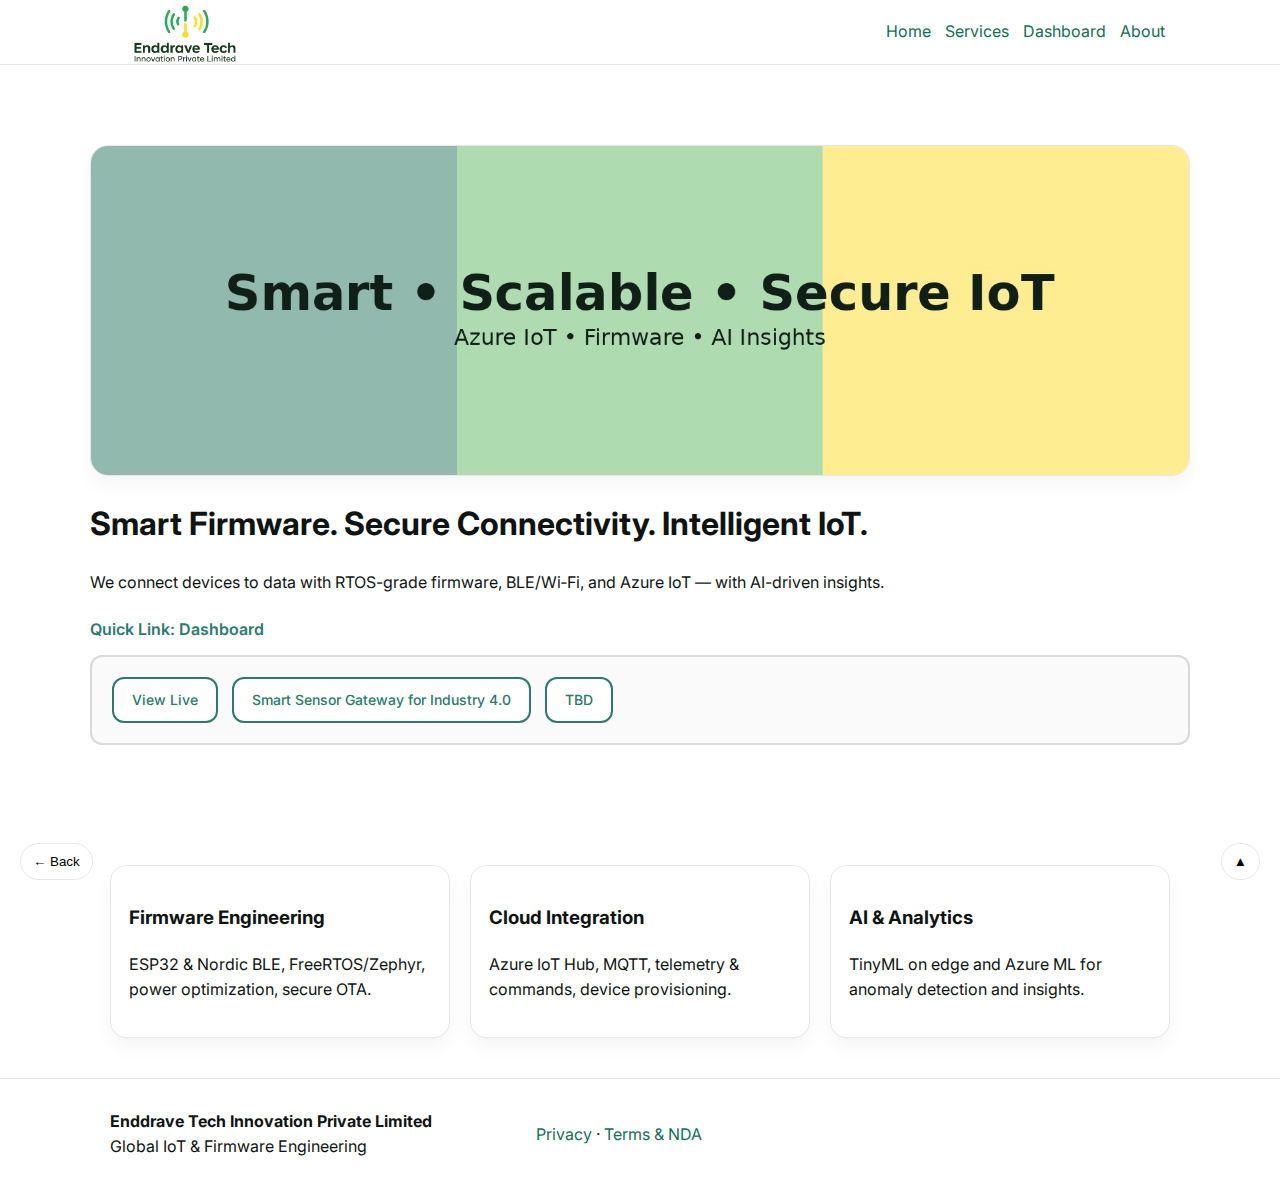
<file: index.html>
<!DOCTYPE html><html lang='en'><head>
<meta charset="utf-8" />
<meta name="viewport" content="width=device-width, initial-scale=1" />
<title>Enddrave Tech</title>
<meta name="description" content="Enddrave Tech — IoT Firmware, BLE/Wi‑Fi Connectivity, RTOS & Azure IoT with AI insights." />
<link rel="icon" href="favicon.ico" sizes="any">
<link rel="apple-touch-icon" href="assets/images/logo.png">
<link rel="preconnect" href="https://fonts.googleapis.com">
<link rel="preconnect" href="https://fonts.gstatic.com" crossorigin>
<link href="https://fonts.googleapis.com/css2?family=Inter:wght@400;500;600&family=Poppins:wght@600;700&display=swap" rel="stylesheet">
<link rel="stylesheet" href="assets/css/style.css" />
<script defer src="assets/js/main.js"></script>
</head>
<style>
/* Login nav button - matches green theme */
.login-nav-btn{
  display:inline-block;
  padding:8px 8px;
  border-radius:20px;
  border:2px solid #0d3229;
  color:#0d3229;
  font-weight:600;
  text-decoration:none;
  transition:all .18s ease;
}
.login-nav-btn:hover{
  background:#0d4a38;
  color:#ffffff;
}
@media (max-width:800px){
  .login-nav-btn{padding:6px 12px;font-size:14px;}
}
.dashboard-section {
  max-width: 1100px;
}

.section-title {
  color: #2b7a6d;
  font-weight: 600;
  margin-bottom: 12px;
}

.dashboard-box {
  border: 2px solid #d9d9d9;
  border-radius: 12px;
  padding: 20px;
  display: flex;
  flex-wrap: wrap;
  gap: 14px;
  background: #fafafa;
}

.dash-btn {
  padding: 10px 18px;
  border: 2px solid #2b7a6d;
  border-radius: 12px;
  background: #ffffff;
  color: #2b7a6d;
  text-decoration: none;
  font-size: 14px;
  font-weight: 500;
  transition: all 0.25s ease;
  white-space: nowrap;
}

.dash-btn:hover {
  background: #e6f3f0;
}

.dash-btn.active {
  background: #2b7a6d;
  color: #ffffff;
  border-color: #2b7a6d;
}
</style>  
<body>
<header class="site-header">
  <div class="container nav">
    <a class="brand" href=""><img src="assets/images/logo.png" alt="Enddrave Tech logo" /></a>
    <nav>
      <a href="">Home</a>
      <a href="services.html">Services</a>
      <a href="dashboard.html">Dashboard</a>
      <a href="about.html">About</a>
      <!-- <a href="contact.html">Contact</a> -->
      <!--<a href="javascript:void(0)" class="login-nav-btn" onclick="openUserTypeModal()">Login</a>-->
    </nav>
  </div>
</header>

<main>
  <section class="sub-hero">
    <div class="container">
      <img class="page-banner" src="assets/images/banner-home.jpg" alt="IoT banner">
      <h1>Smart Firmware. Secure Connectivity. Intelligent IoT.</h1>
      <p>We connect devices to data with RTOS-grade firmware, BLE/Wi‑Fi, and Azure IoT — with AI-driven insights.</p>
      <!--<div class="cta-row"><a class="btn primary" href="contact.html">Discuss Your Project</a>-->
      <section class="dashboard-section">
        <h4 class="section-title">Quick Link: Dashboard</h4>
        <div class="dashboard-box">
          <a href="dashboard.html" class="dash-btn">View Live</a>
          <a href="iotdashboard.html" class="dash-btn">Smart Sensor Gateway for Industry 4.0</a>
          <a href="#" class="dash-btn">TBD</a>
        </div>
      </section>
    </div>
  </section>
  <section class="features container">
    <div class="card"><h3>Firmware Engineering</h3><p>ESP32 & Nordic BLE, FreeRTOS/Zephyr, power optimization, secure OTA.</p></div>
    <div class="card"><h3>Cloud Integration</h3><p>Azure IoT Hub, MQTT, telemetry & commands, device provisioning.</p></div>
    <div class="card"><h3>AI & Analytics</h3><p>TinyML on edge and Azure ML for anomaly detection and insights.</p></div>
  </section>
</main>

<footer class="site-footer">
<div class="container footer-grid">
<div><strong>Enddrave Tech Innovation Private Limited</strong><br>Global IoT & Firmware Engineering</div>
<div><a href="privacy.html">Privacy</a> · <a href="terms.html">Terms & NDA</a></div>
<!-- <div><a href="mailto:admin@enddrave.com">admin@enddrave.com</a></div> -->
</div>
</footer>
<button class="back-btn" onclick="history.back()">← Back</button>
<button id="scrollTopBtn" aria-label="Scroll to top">▲</button>

<!-- USER-TYPE-MODAL-START -->
<style>
/* USER TYPE MODAL - Style A (modern blurred SaaS) */
#userTypeModal {
  display: none;
  position: fixed;
  inset: 0;
  background: rgba(0,0,0,0.45);
  backdrop-filter: blur(6px);
  z-index: 99999;
  align-items: center;
  justify-content: center;
  padding: 24px;
}
.user-modal-card {
  width: 420px;
  max-width: calc(100% - 48px);
  background: rgba(255,255,255,0.98);
  border-radius: 20px;
  padding: 34px;
  box-shadow: 0 24px 60px rgba(4,22,12,0.28);
  position: relative;
  text-align: center;
}
.user-modal-card h3 {
  margin: 0 0 18px 0;
  font-size: 22px;
  color: #073026;
  font-weight: 700;
}
.user-option {
  display:block;
  width:100%;
  padding:14px 18px;
  margin:14px 0;
  border-radius:12px;
  border:2px solid #0d3229;
  background: linear-gradient(180deg, rgba(255,255,255,1), rgba(250,250,250,1));
  color:#0d3229;
  font-weight:700;
  font-size:16px;
  cursor:pointer;
  transition: all .18s ease;
}
.user-option:hover {
  background: #0d3229;
  color: #fff;
  transform: translateY(-3px);
  box-shadow: 0 10px 30px rgba(13,50,41,0.12);
}
.user-close {
  position:absolute;
  top:10px;
  right:12px;
  background:transparent;
  border:none;
  font-size:20px;
  cursor:pointer;
  color:#435754;
}
@media (max-width:480px){
  .user-modal-card{padding:22px;border-radius:14px;}
  .user-option{padding:12px;font-size:15px;}
}
</style>

<div id="userTypeModal" aria-hidden="true">
  <div class="user-modal-card" role="dialog" aria-modal="true" aria-labelledby="userTypeTitle">
    <button class="user-close" aria-label="Close" onclick="closeUserTypeModal()">✕</button>
    <h3 id="userTypeTitle">Continue as</h3>
    <button class="user-option" onclick="goToUnified('client')">Client</button>
    <button class="user-option" onclick="goToUnified('employee')">Employee</button>
  </div>
</div>

<script>
function openUserTypeModal(){
  var m = document.getElementById('userTypeModal');
  if(m){ m.style.display='flex'; m.setAttribute('aria-hidden','false'); document.body.style.overflow='hidden'; }
}
function closeUserTypeModal(){
  var m = document.getElementById('userTypeModal');
  if(m){ m.style.display='none'; m.setAttribute('aria-hidden','true'); document.body.style.overflow=''; }
}
// outside click closes
document.addEventListener('click', function(e){
  var modal = document.getElementById('userTypeModal');
  if(!modal) return;
  if(modal.style.display==='flex'){
    var card = modal.querySelector('.user-modal-card');
    if(!card.contains(e.target) && !e.target.classList.contains('login-nav-btn')){
      closeUserTypeModal();
    }
  }
});
// redirect to unified login - pass role via query param
function goToUnified(role){
  closeUserTypeModal();
  var url = 'unified-login.html';
  if(role) url += '?role=' + encodeURIComponent(role);
  window.location.href = url;
}
</script>
<!-- USER-TYPE-MODAL-END -->

</body></html>
</file>
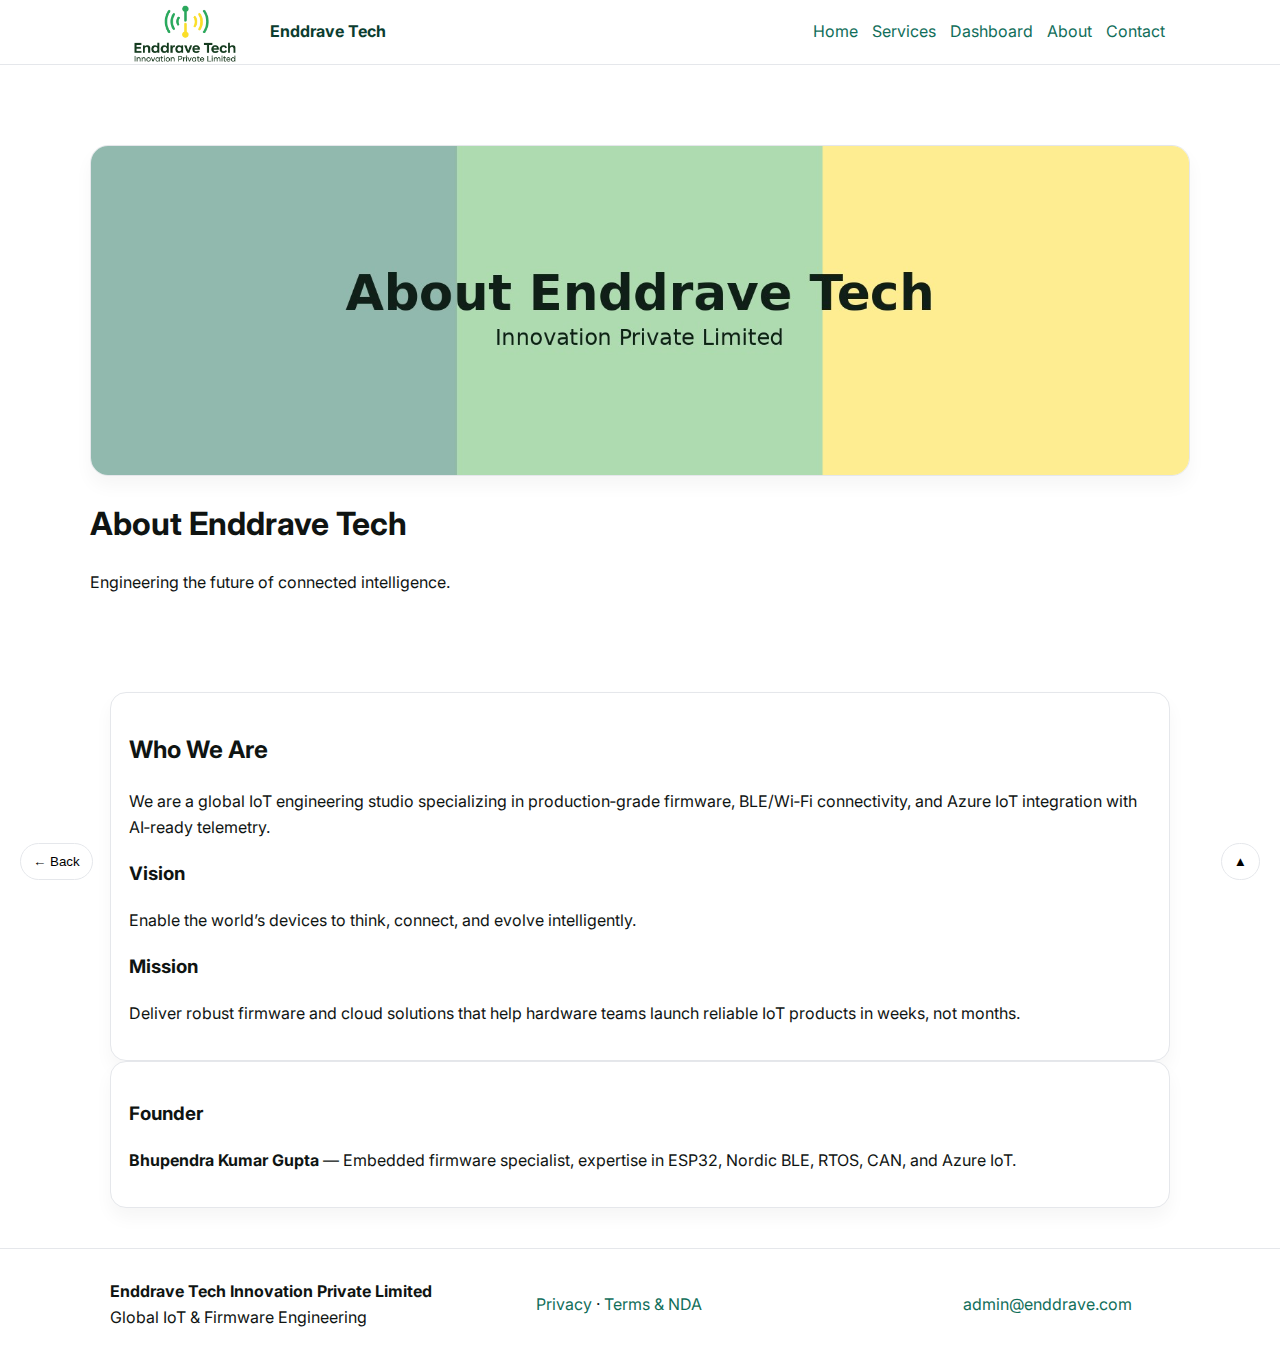
<file: about.html>
<!DOCTYPE html><html lang='en'><head>
<meta charset="utf-8" />
<meta name="viewport" content="width=device-width, initial-scale=1" />
<title>Enddrave Tech</title>
<meta name="description" content="Enddrave Tech — IoT Firmware, BLE/Wi‑Fi Connectivity, RTOS & Azure IoT with AI insights." />
<link rel="icon" href="favicon.ico" sizes="any">
<link rel="apple-touch-icon" href="/assets/images/logo.png">
<link rel="preconnect" href="https://fonts.googleapis.com">
<link rel="preconnect" href="https://fonts.gstatic.com" crossorigin>
<link href="https://fonts.googleapis.com/css2?family=Inter:wght@400;500;600&family=Poppins:wght@600;700&display=swap" rel="stylesheet">
<link rel="stylesheet" href="assets/css/style.css" />
<script defer src="assets/js/main.js"></script>
</head><body>
<header class="site-header">
  <div class="container nav">
    <a class="brand" href="/"><img src="assets/images/logo.png" alt="Enddrave Tech logo" /><span>Enddrave Tech</span></a>
    <nav>
      <a href="/">Home</a>
      <a href="services.html">Services</a>
      <a href="dashboard.html">Dashboard</a>
      <a href="about.html">About</a>
      <a href="contact.html">Contact</a>
    </nav>
  </div>
</header>

<main>
<section class="sub-hero">
 <div class="container">
   <img class="page-banner" src="assets/images/banner-about.jpg" alt="About">
   <h1>About Enddrave Tech</h1>
   <p>Engineering the future of connected intelligence.</p>
 </div>
</section>
<section class="container two-col">
<div class="card">
<h2>Who We Are</h2>
<p>We are a global IoT engineering studio specializing in production‑grade firmware, BLE/Wi‑Fi connectivity, and Azure IoT integration with AI‑ready telemetry.</p>
<h3>Vision</h3><p>Enable the world’s devices to think, connect, and evolve intelligently.</p>
<h3>Mission</h3><p>Deliver robust firmware and cloud solutions that help hardware teams launch reliable IoT products in weeks, not months.</p>
</div>
<div class="card"><h3>Founder</h3>
<p><strong>Bhupendra Kumar Gupta</strong> — Embedded firmware specialist, expertise in ESP32, Nordic BLE, RTOS, CAN, and Azure IoT.</p>
</div>
</section>
</main>

<footer class="site-footer">
<div class="container footer-grid">
<div><strong>Enddrave Tech Innovation Private Limited</strong><br>Global IoT & Firmware Engineering</div>
<div><a href="privacy.html">Privacy</a> · <a href="terms.html">Terms & NDA</a></div>
<div><a href="mailto:admin@enddrave.com">admin@enddrave.com</a></div>
</div>
</footer>
<button class="back-btn" onclick="history.back()">← Back</button>
<button id="scrollTopBtn" aria-label="Scroll to top">▲</button>
</body></html>
</file>
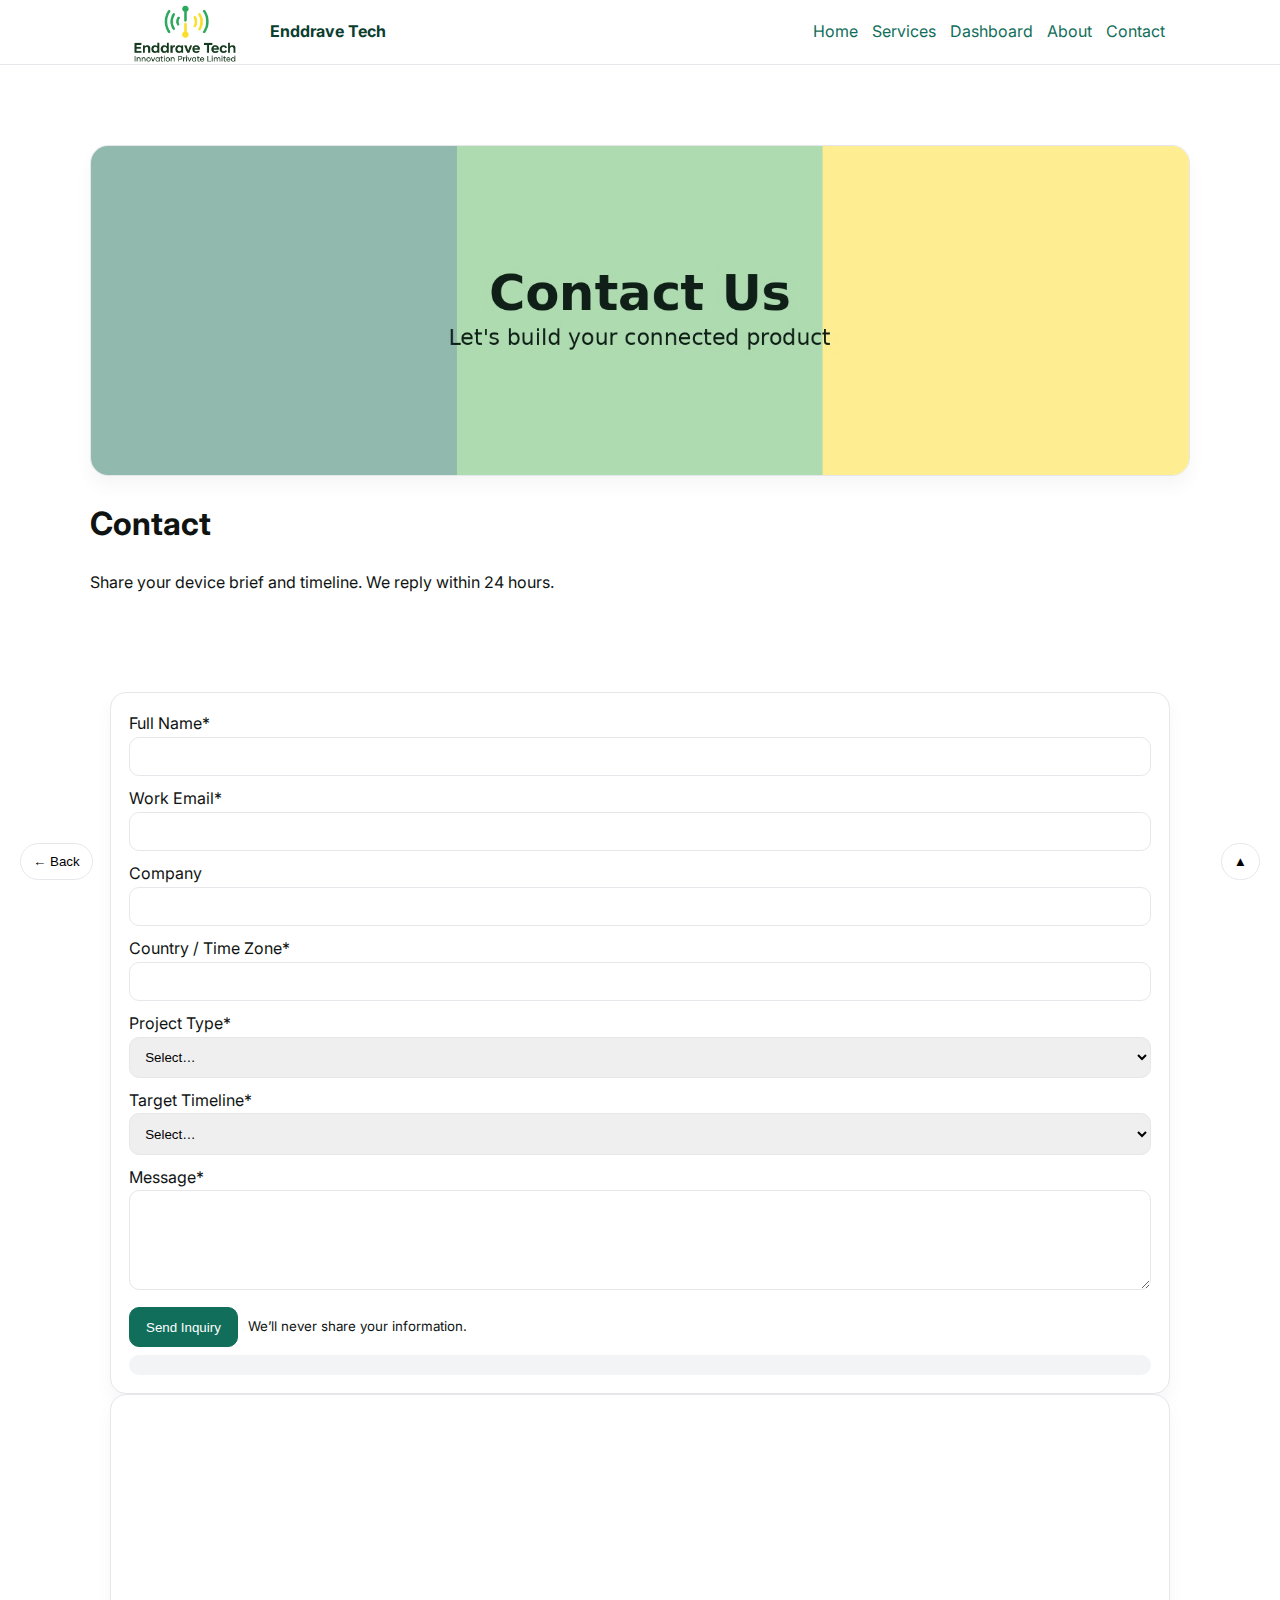
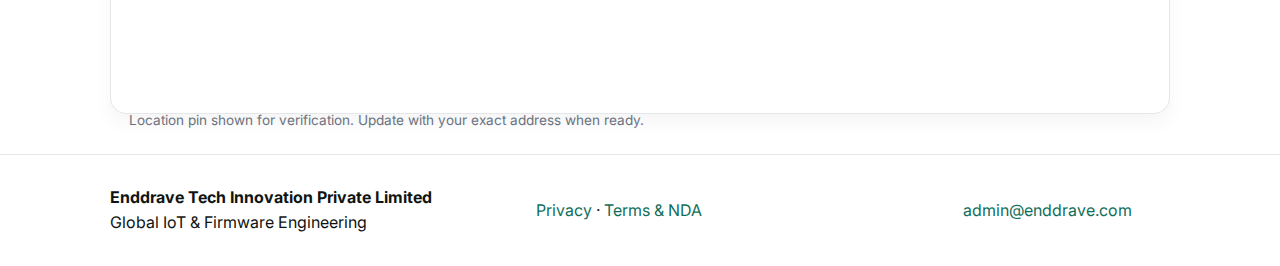
<file: contact.html>
<!DOCTYPE html><html lang='en'><head>
<meta charset="utf-8" />
<meta name="viewport" content="width=device-width, initial-scale=1" />
<title>Enddrave Tech</title>
<meta name="description" content="Enddrave Tech — IoT Firmware, BLE/Wi‑Fi Connectivity, RTOS & Azure IoT with AI insights." />
<link rel="icon" href="favicon.ico" sizes="any">
<link rel="apple-touch-icon" href="assets/images/logo.png">
<link rel="preconnect" href="https://fonts.googleapis.com">
<link rel="preconnect" href="https://fonts.gstatic.com" crossorigin>
<link href="https://fonts.googleapis.com/css2?family=Inter:wght@400;500;600&family=Poppins:wght@600;700&display=swap" rel="stylesheet">
<link rel="stylesheet" href="assets/css/style.css" />
<script defer src="assets/js/main.js"></script>
</head><body>
<header class="site-header">
  <div class="container nav">
    <a class="brand" href="/"><img src="assets/images/logo.png" alt="Enddrave Tech logo" /><span>Enddrave Tech</span></a>
    <nav>
      <a href="/">Home</a>
      <a href="services.html">Services</a>
      <a href="dashboard.html">Dashboard</a>
      <a href="about.html">About</a>
      <a href="contact.html">Contact</a>
    </nav>
  </div>
</header>

<main>
<section class="sub-hero">
 <div class="container">
   <img class="page-banner" src="assets/images/banner-contact.jpg" alt="Contact">
   <h1>Contact</h1><p>Share your device brief and timeline. We reply within 24 hours.</p>
 </div>
</section>
<section class="container contact-grid">
<form id="contactForm" class="card form" method="POST" action="contact.php" novalidate>
<label>Full Name*<input type="text" name="name" required></label>
<label>Work Email*<input type="email" name="email" required></label>
<label>Company<input type="text" name="company"></label>
<label>Country / Time Zone*<input type="text" name="country" required></label>
<label>Project Type*
<select name="project_type" required>
<option value="">Select…</option><option>Firmware</option><option>Cloud</option><option>Both</option><option>AI Add‑On</option>
</select></label>
<label>Target Timeline*
<select name="timeline" required>
<option value="">Select…</option><option>2–4 weeks</option><option>4–6 weeks</option><option>6–8 weeks</option>
</select></label>
<label>Message*<textarea name="message" rows="5" required></textarea></label>
<div class="form-actions"><button class="btn primary" type="submit">Send Inquiry</button><small class="muted">We’ll never share your information.</small></div>
<div id="formStatus" class="status-area" aria-live="polite"></div>
</form>
<div class="map card">
<iframe 
  src="https://www.google.com/maps/embed?pb=!1m18!1m12!1m3!1d14685.54651731632!2d79.5854721!3d24.9121979!2m3!1f0!2f0!3f0!3m2!1i1024!2i768!4f13.1!3m3!1m2!1s0x3981f5b47e0db66d%3A0x5e8fbd77f52d967b!2sVHGV%2BWR%20Chhatarpur%2C%20Madhya%20Pradesh!5e0!3m2!1sen!2sin!4v1731220000000!5m2!1sen!2sin" 
  width="100%" height="100%" style="border:0;" allowfullscreen="" loading="lazy" 
  referrerpolicy="no-referrer-when-downgrade">
</iframe>
<div class="map-note">Location pin shown for verification. Update with your exact address when ready.</div>
</div>
</section>
</main>
<script>
const form = document.getElementById('contactForm');
const statusBox = document.getElementById('formStatus');
form?.addEventListener('submit', function(e) {
  if (!form.checkValidity()) {
    e.preventDefault();
    statusBox.textContent = "Please fill all required fields correctly.";
    statusBox.className = "status-area error";
  }
});
</script>

<footer class="site-footer">
<div class="container footer-grid">
<div><strong>Enddrave Tech Innovation Private Limited</strong><br>Global IoT & Firmware Engineering</div>
<div><a href="privacy.html">Privacy</a> · <a href="terms.html">Terms & NDA</a></div>
<div><a href="mailto:admin@enddrave.com">admin@enddrave.com</a></div>
</div>
</footer>
<button class="back-btn" onclick="history.back()">← Back</button>
<button id="scrollTopBtn" aria-label="Scroll to top">▲</button>
</body></html>
</file>
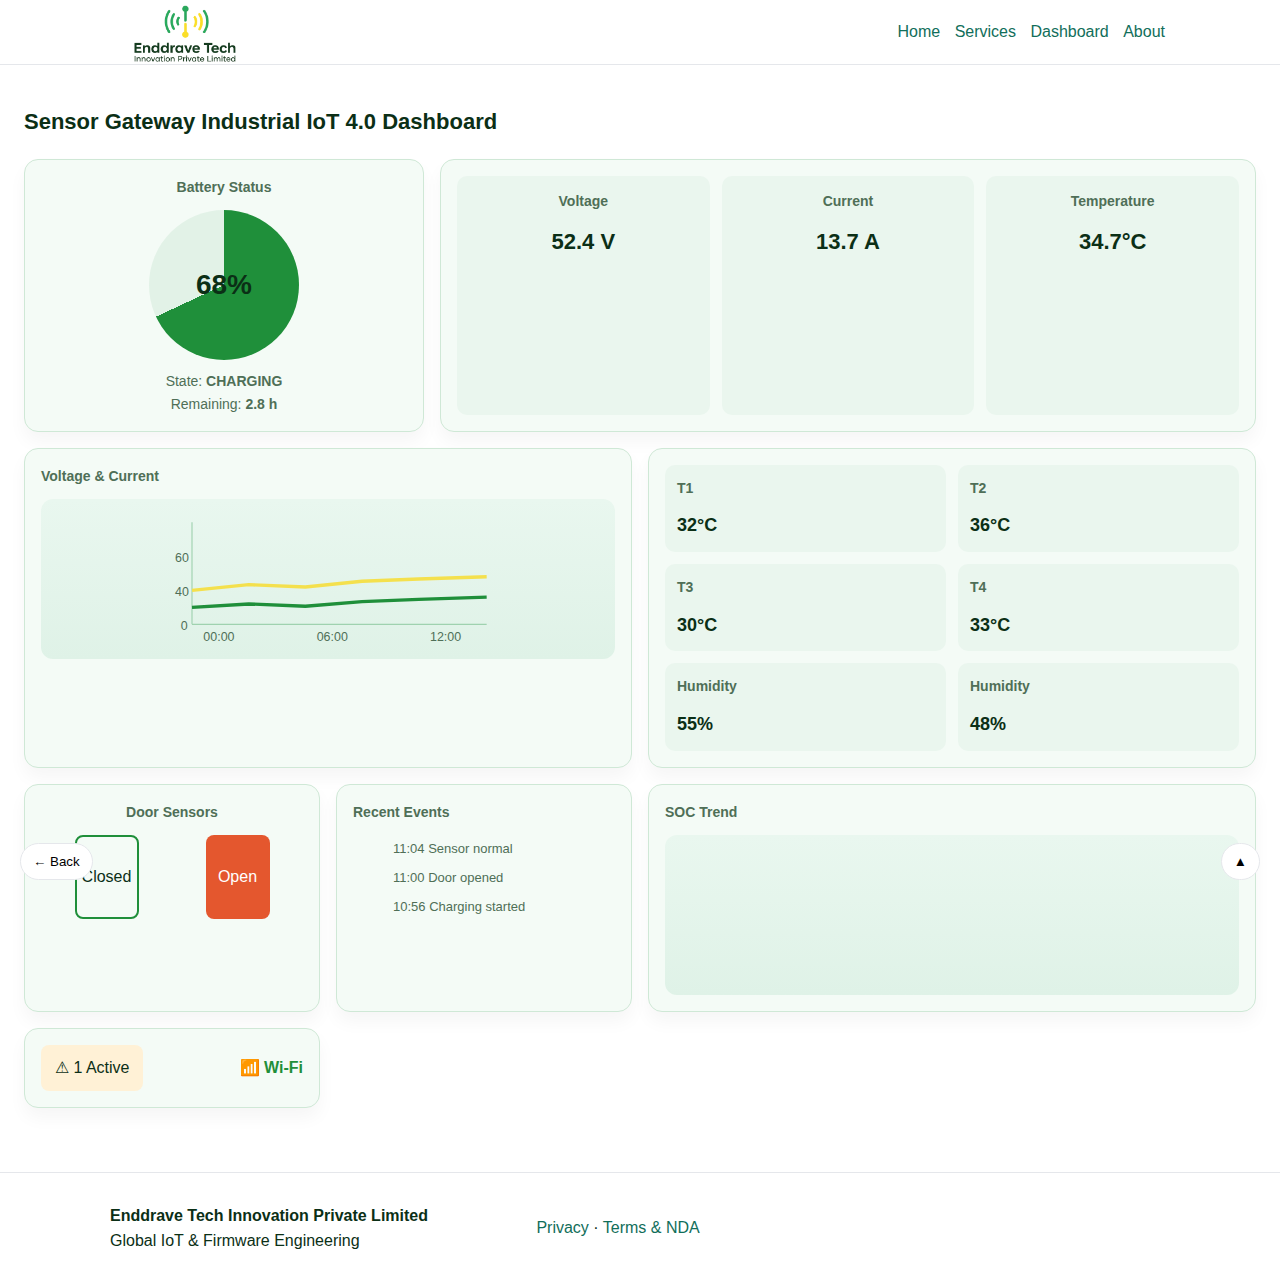
<file: iotdashboard.html>
<!DOCTYPE html>
<html lang="en">
<head>
<meta charset="UTF-8">
<title>Sensor Gateway Industrial IoT 4.0 Dashboard</title>
<meta name="viewport" content="width=device-width, initial-scale=1.0">
<meta name="description" content="Enddrave Tech — IoT Firmware, BLE/Wi‑Fi Connectivity, RTOS & Azure IoT with AI insights." />
<link rel="icon" href="favicon.ico" sizes="any">
<link rel="apple-touch-icon" href="assets/images/logo.png">
<link rel="preconnect" href="https://fonts.googleapis.com">
<link rel="preconnect" href="https://fonts.gstatic.com" crossorigin>
<link href="https://fonts.googleapis.com/css2?family=Inter:wght@400;500;600&family=Poppins:wght@600;700&display=swap" rel="stylesheet">
<link rel="stylesheet" href="assets/css/style.css" />
<script defer src="assets/js/main.js"></script>

<style>
:root{
  --page-bg:#ffffff;
  --card-bg:#f4fbf6;
  --card-border:#cfe8d6;

  --green-dark:#0b5d1e;
  --green-main:#1f8f3a;
  --green-light:#8fd19e;

  --yellow:#f4e04d;
  --red:#e4572e;

  --text-main:#0b2f16;
  --text-muted:#4f6f57;
}

*{box-sizing:border-box;font-family:"Segoe UI",sans-serif}

body{
  margin:0;
  background:var(--page-bg);
  color:var(--text-main);
}

.dashboard{
  max-width:1400px;
  margin:auto;
  padding:24px;
}

h1{
  font-size:22px;
  margin-bottom:20px;
}

/* GRID */
.grid{
  display:grid;
  grid-template-columns:repeat(12,1fr);
  gap:16px;
}

/* CARD */
.card{
  background:var(--card-bg);
  border:1px solid var(--card-border);
  border-radius:14px;
  padding:16px;
}

.card h3{
  font-size:14px;
  margin:0 0 12px;
  color:var(--text-muted);
}

/* BATTERY */
.battery{grid-column:span 4;text-align:center}

.gauge{
  width:150px;height:150px;
  border-radius:50%;
  margin:auto;
  background:conic-gradient(var(--green-main) 0deg 245deg,#e2f2e7 245deg);
  display:flex;align-items:center;justify-content:center;
  font-size:28px;font-weight:700;
}

.battery-info{
  margin-top:10px;
  font-size:14px;
  color:var(--text-muted);
}

/* METRICS */
.metrics{
  grid-column:span 8;
  display:grid;
  grid-template-columns:repeat(3,1fr);
  gap:12px;
}

.metric{
  background:#eaf6ee;
  border-radius:10px;
  padding:14px;
  text-align:center;
}

.metric h2{margin:6px 0 0;font-size:22px}

/* VOLTAGE & CURRENT GRAPH */
.voltage-current{
  grid-column:span 6;
}

.graph{
  background:linear-gradient(180deg,#e9f7ef,#dff2e7);
  border-radius:12px;
  height:160px;
  padding:12px;
  position:relative;
}

.graph svg{
  width:100%;
  height:100%;
}

.graph text{
  font-size:11px;
  fill:var(--text-muted);
}

.line-voltage{stroke:var(--yellow);stroke-width:3;fill:none}
.line-current{stroke:var(--green-main);stroke-width:3;fill:none}

/* SENSORS */
.sensors{
  grid-column:span 6;
  display:grid;
  grid-template-columns:repeat(2,1fr);
  gap:12px;
}

.sensor{
  background:#eaf6ee;
  border-radius:10px;
  padding:12px;
}

.sensor p{font-size:18px;font-weight:600;margin:4px 0 0}

/* DOOR */
.door{grid-column:span 3;text-align:center}

.door-status{
  display:flex;
  justify-content:space-around;
  margin-top:12px;
}

.door-box{
  width:64px;height:84px;
  border-radius:8px;
  display:flex;
  align-items:center;
  justify-content:center;
}

.closed{border:2px solid var(--green-main)}
.open{background:var(--red);color:#fff}

/* EVENTS */
.events{grid-column:span 3}

.events li{
  list-style:none;
  font-size:13px;
  color:var(--text-muted);
  margin-bottom:8px;
}

/* SOC */
.soc{grid-column:span 6}

/* ALERTS */
.alerts{
  grid-column:span 3;
  display:flex;
  justify-content:space-between;
  align-items:center;
}

.alert-box{
  background:#fff1d6;
  padding:10px 14px;
  border-radius:8px;
}

.wifi{font-weight:bold;color:var(--green-main)}
</style>
</head>

<body>
<header class="site-header">
  <div class="container nav">
    <a class="brand" href=""><img src="assets/images/logo.png" alt="Enddrave Tech logo" /></a>
    <nav>
      <a href="">Home</a>
      <a href="services.html">Services</a>
      <a href="dashboard.html">Dashboard</a>
      <a href="about.html">About</a>
    </nav>
  </div>
</header>
<div class="dashboard">
<h1>Sensor Gateway Industrial IoT 4.0 Dashboard</h1>

<div class="grid">

<!-- Battery -->
<div class="card battery">
  <h3>Battery Status</h3>
  <div class="gauge">68%</div>
  <div class="battery-info">
    State: <b>CHARGING</b><br>
    Remaining: <b>2.8 h</b>
  </div>
</div>

<!-- Metrics -->
<div class="card metrics">
  <div class="metric"><h3>Voltage</h3><h2>52.4 V</h2></div>
  <div class="metric"><h3>Current</h3><h2>13.7 A</h2></div>
  <div class="metric"><h3>Temperature</h3><h2>34.7°C</h2></div>
</div>

<!-- Voltage & Current Graph -->
<div class="card voltage-current">
<h3>Voltage & Current</h3>
<div class="graph">
<svg viewBox="0 0 300 120">
  <!-- Axes -->
  <line x1="30" y1="10" x2="30" y2="100" stroke="#9fd2af"/>
  <line x1="30" y1="100" x2="290" y2="100" stroke="#9fd2af"/>

  <!-- Voltage line -->
  <path class="line-voltage"
        d="M30 70 L80 65 L130 67 L180 62 L230 60 L290 58"/>

  <!-- Current line -->
  <path class="line-current"
        d="M30 85 L80 82 L130 84 L180 80 L230 78 L290 76"/>

  <!-- Labels -->
  <text x="20" y="105">0</text>
  <text x="15" y="75">40</text>
  <text x="15" y="45">60</text>

  <text x="40" y="115">00:00</text>
  <text x="140" y="115">06:00</text>
  <text x="240" y="115">12:00</text>
</svg>
</div>
</div>

<!-- Sensors -->
<div class="card sensors">
  <div class="sensor"><h3>T1</h3><p>32°C</p></div>
  <div class="sensor"><h3>T2</h3><p>36°C</p></div>
  <div class="sensor"><h3>T3</h3><p>30°C</p></div>
  <div class="sensor"><h3>T4</h3><p>33°C</p></div>
  <div class="sensor"><h3>Humidity</h3><p>55%</p></div>
  <div class="sensor"><h3>Humidity</h3><p>48%</p></div>
</div>

<!-- Door -->
<div class="card door">
<h3>Door Sensors</h3>
<div class="door-status">
  <div class="door-box closed">Closed</div>
  <div class="door-box open">Open</div>
</div>
</div>

<!-- Events -->
<div class="card events">
<h3>Recent Events</h3>
<ul>
<li>11:04 Sensor normal</li>
<li>11:00 Door opened</li>
<li>10:56 Charging started</li>
</ul>
</div>

<!-- SOC -->
<div class="card soc">
<h3>SOC Trend</h3>
<div class="graph"></div>
</div>

<!-- Alerts -->
<div class="card alerts">
<div class="alert-box">⚠ 1 Active</div>
<div class="wifi">📶 Wi-Fi</div>
</div>

</div>
</div>
<footer class="site-footer">
<div class="container footer-grid">
<div><strong>Enddrave Tech Innovation Private Limited</strong><br>Global IoT & Firmware Engineering</div>
<div><a href="privacy.html">Privacy</a> · <a href="terms.html">Terms & NDA</a></div>
<!-- <div><a href="mailto:admin@enddrave.com">admin@enddrave.com</a></div> -->
</div>
</footer>
<button class="back-btn" onclick="history.back()">← Back</button>
<button id="scrollTopBtn" aria-label="Scroll to top">▲</button>
</body>
</html>
</file>
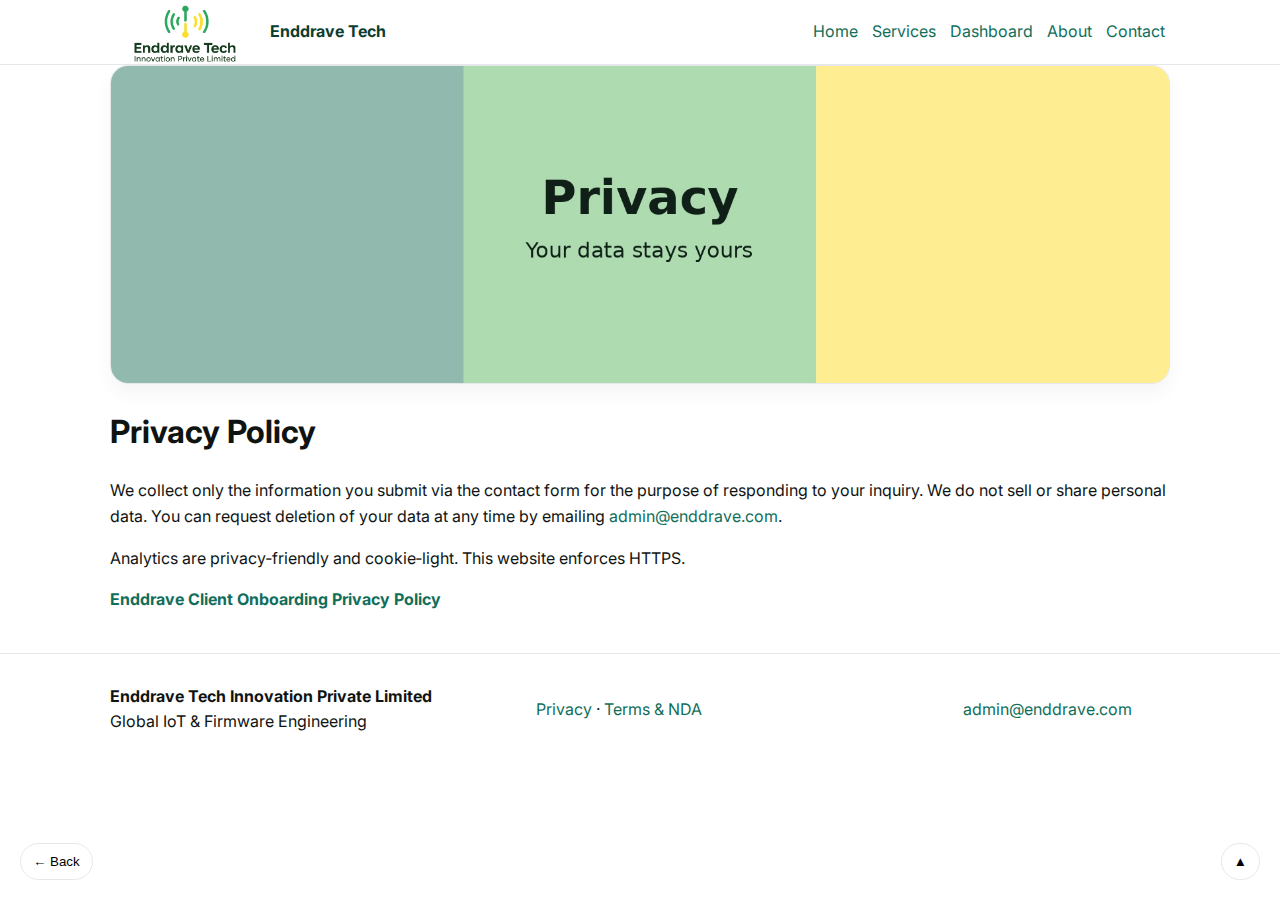
<file: privacy.html>
<!DOCTYPE html><html lang='en'><head>
<meta charset="utf-8" />
<meta name="viewport" content="width=device-width, initial-scale=1" />
<title>Enddrave Tech</title>
<meta name="description" content="Enddrave Tech — IoT Firmware, BLE/Wi‑Fi Connectivity, RTOS & Azure IoT with AI insights." />
<link rel="icon" href="favicon.ico" sizes="any">
<link rel="apple-touch-icon" href="assets/images/logo.png">
<link rel="preconnect" href="https://fonts.googleapis.com">
<link rel="preconnect" href="https://fonts.gstatic.com" crossorigin>
<link href="https://fonts.googleapis.com/css2?family=Inter:wght@400;500;600&family=Poppins:wght@600;700&display=swap" rel="stylesheet">
<link rel="stylesheet" href="assets/css/style.css" />
<script defer src="assets/js/main.js"></script>
</head><body>
<header class="site-header">
  <div class="container nav">
    <a class="brand" href="/"><img src="assets/images/logo.png" alt="Enddrave Tech logo" /><span>Enddrave Tech</span></a>
    <nav>
      <a href="/">Home</a>
      <a href="services.html">Services</a>
      <a href="dashboard.html">Dashboard</a>
      <a href="about.html">About</a>
      <a href="contact.html">Contact</a>
    </nav>
  </div>
</header>

<main class="container legal">
<img class="page-banner" src="assets/images/banner-privacy.jpg" alt="Privacy">
<h1>Privacy Policy</h1>
<p>We collect only the information you submit via the contact form for the purpose of responding to your inquiry. We do not sell or share personal data. You can request deletion of your data at any time by emailing <a href="mailto:admin@enddrave.com">admin@enddrave.com</a>.</p>
<p>Analytics are privacy‑friendly and cookie‑light. This website enforces HTTPS.</p>
<div><a href="assets/document/Enddrave_Client_Onboarding.pdf" target="_blank"><b>Enddrave Client Onboarding Privacy Policy</b></a></div>
</main>

<footer class="site-footer">
<div class="container footer-grid">
<div><strong>Enddrave Tech Innovation Private Limited</strong><br>Global IoT & Firmware Engineering</div>
<div><a href="privacy.html">Privacy</a> · <a href="terms.html">Terms & NDA</a></div>
<div><a href="mailto:admin@enddrave.com">admin@enddrave.com</a></div>
</div>
</footer>
<button class="back-btn" onclick="history.back()">← Back</button>
<button id="scrollTopBtn" aria-label="Scroll to top">▲</button>
</body></html>
</file>
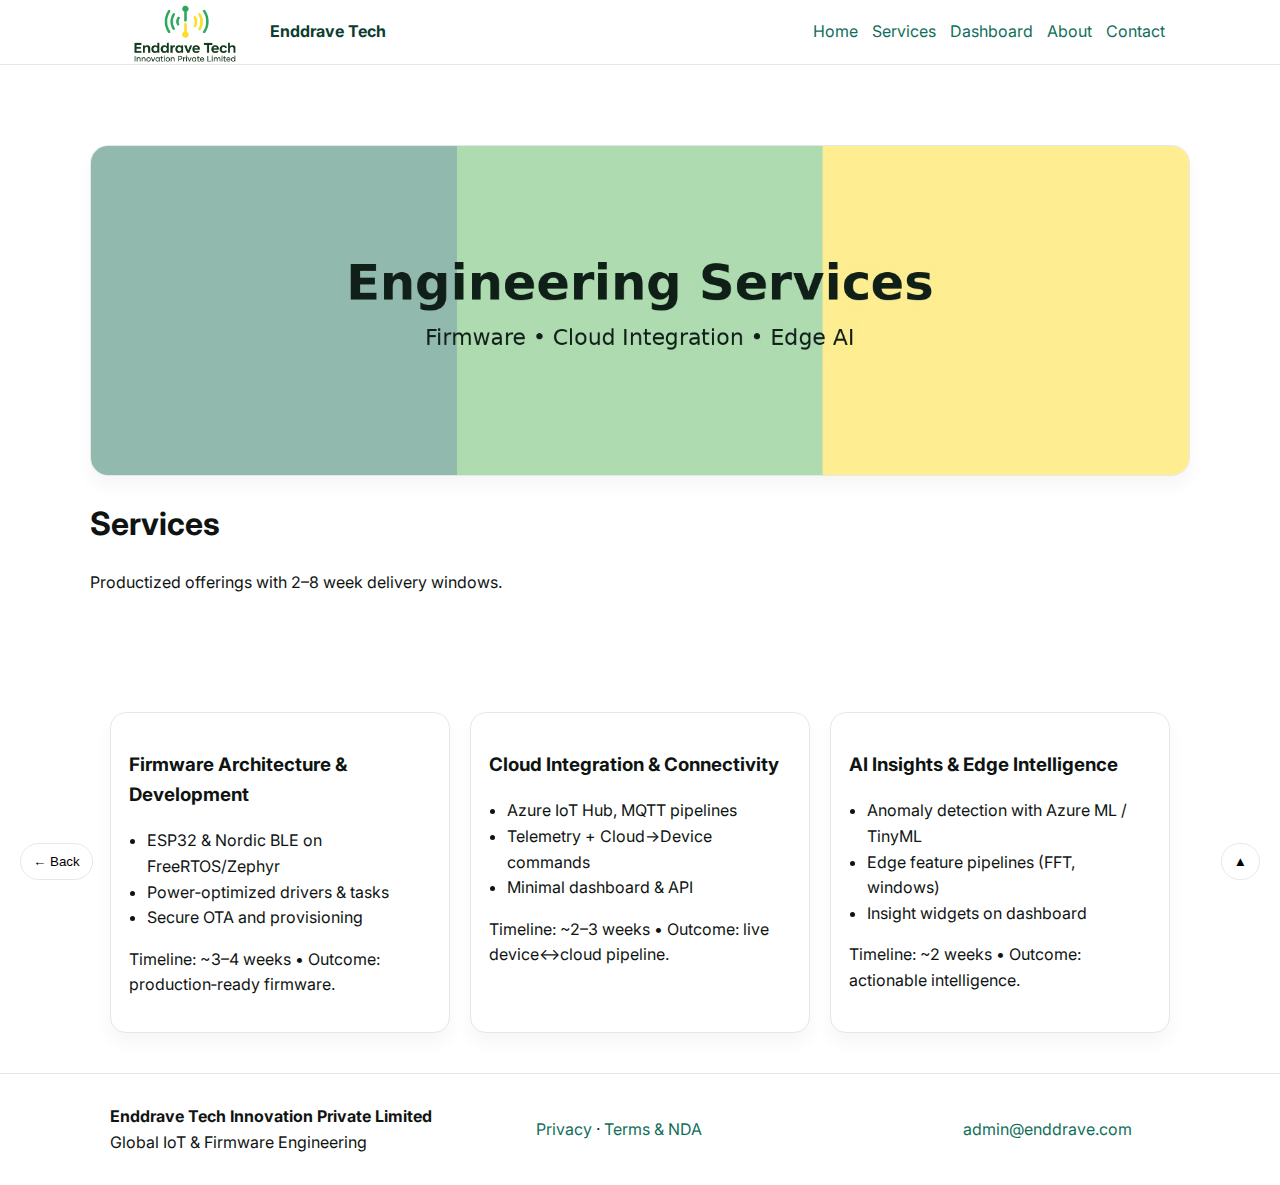
<file: services.html>
<!DOCTYPE html><html lang='en'><head>
<meta charset="utf-8" />
<meta name="viewport" content="width=device-width, initial-scale=1" />
<title>Enddrave Tech</title>
<meta name="description" content="Enddrave Tech — IoT Firmware, BLE/Wi‑Fi Connectivity, RTOS & Azure IoT with AI insights." />
<link rel="icon" href="favicon.ico" sizes="any">
<link rel="apple-touch-icon" href="assets/images/logo.png">
<link rel="preconnect" href="https://fonts.googleapis.com">
<link rel="preconnect" href="https://fonts.gstatic.com" crossorigin>
<link href="https://fonts.googleapis.com/css2?family=Inter:wght@400;500;600&family=Poppins:wght@600;700&display=swap" rel="stylesheet">
<link rel="stylesheet" href="assets/css/style.css" />
<script defer src="assets/js/main.js"></script>
</head><body>
<header class="site-header">
  <div class="container nav">
    <a class="brand" href="/"><img src="assets/images/logo.png" alt="Enddrave Tech logo" /><span>Enddrave Tech</span></a>
    <nav>
      <a href="">Home</a>
      <a href="services.html">Services</a>
      <a href="dashboard.html">Dashboard</a>
      <a href="about.html">About</a>
      <a href="contact.html">Contact</a>
    </nav>
  </div>
</header>

<main>
<section class="sub-hero">
 <div class="container">
   <img class="page-banner" src="assets/images/banner-services.jpg" alt="Services">
   <h1>Services</h1><p>Productized offerings with 2–8 week delivery windows.</p>
 </div>
</section>
<section class="container cards-3">
<article class="card big">
<h3>Firmware Architecture & Development</h3>
<ul><li>ESP32 & Nordic BLE on FreeRTOS/Zephyr</li><li>Power‑optimized drivers & tasks</li><li>Secure OTA and provisioning</li></ul>
<p class="muted">Timeline: ~3–4 weeks • Outcome: production‑ready firmware.</p>
</article>
<article class="card big">
<h3>Cloud Integration & Connectivity</h3>
<ul><li>Azure IoT Hub, MQTT pipelines</li><li>Telemetry + Cloud→Device commands</li><li>Minimal dashboard & API</li></ul>
<p class="muted">Timeline: ~2–3 weeks • Outcome: live device↔cloud pipeline.</p>
</article>
<article class="card big">
<h3>AI Insights & Edge Intelligence</h3>
<ul><li>Anomaly detection with Azure ML / TinyML</li><li>Edge feature pipelines (FFT, windows)</li><li>Insight widgets on dashboard</li></ul>
<p class="muted">Timeline: ~2 weeks • Outcome: actionable intelligence.</p>
</article>
</section>
</main>

<footer class="site-footer">
<div class="container footer-grid">
<div><strong>Enddrave Tech Innovation Private Limited</strong><br>Global IoT & Firmware Engineering</div>
<div><a href="privacy.html">Privacy</a> · <a href="terms.html">Terms & NDA</a></div>
<div><a href="mailto:admin@enddrave.com">admin@enddrave.com</a></div>
</div>
</footer>
<button class="back-btn" onclick="history.back()">← Back</button>
<button id="scrollTopBtn" aria-label="Scroll to top">▲</button>
</body></html>
</file>
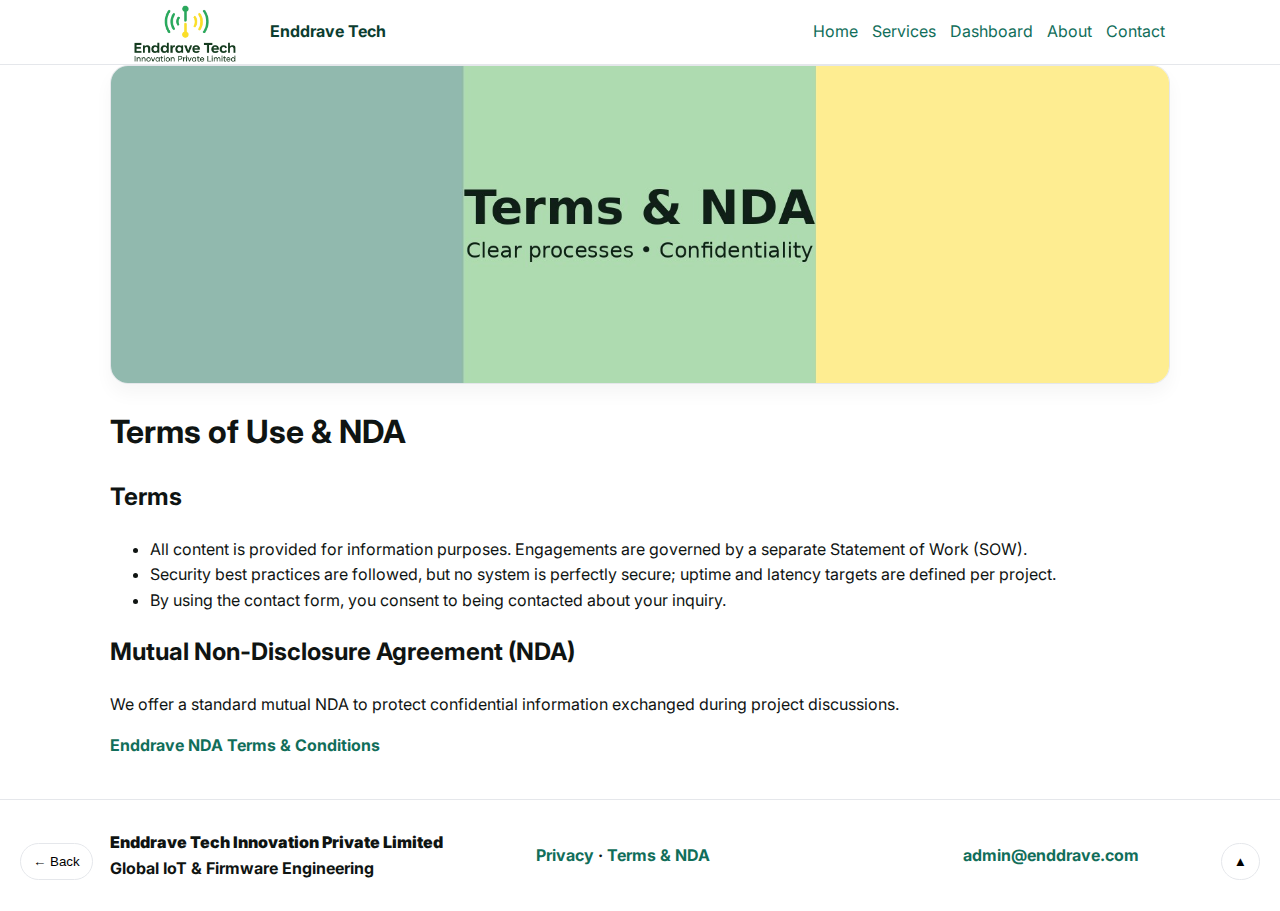
<file: terms.html>
<!DOCTYPE html><html lang='en'><head>
<meta charset="utf-8" />
<meta name="viewport" content="width=device-width, initial-scale=1" />
<title>Enddrave Tech</title>
<meta name="description" content="Enddrave Tech — IoT Firmware, BLE/Wi‑Fi Connectivity, RTOS & Azure IoT with AI insights." />
<link rel="icon" href="favicon.ico" sizes="any">
<link rel="apple-touch-icon" href="assets/images/logo.png">
<link rel="preconnect" href="https://fonts.googleapis.com">
<link rel="preconnect" href="https://fonts.gstatic.com" crossorigin>
<link href="https://fonts.googleapis.com/css2?family=Inter:wght@400;500;600&family=Poppins:wght@600;700&display=swap" rel="stylesheet">
<link rel="stylesheet" href="assets/css/style.css" />
<script defer src="assets/js/main.js"></script>
</head><body>
<header class="site-header">
  <div class="container nav">
    <a class="brand" href="/"><img src="assets/images/logo.png" alt="Enddrave Tech logo" /><span>Enddrave Tech</span></a>
    <nav>
      <a href="">Home</a>
      <a href="services.html">Services</a>
      <a href="dashboard.html">Dashboard</a>
      <a href="about.html">About</a>
      <a href="contact.html">Contact</a>
    </nav>
  </div>
</header>

<main class="container legal">
<img class="page-banner" src="assets/images/banner-terms.jpg" alt="Terms">
<h1>Terms of Use & NDA</h1>
<h2>Terms</h2>
<ul>
<li>All content is provided for information purposes. Engagements are governed by a separate Statement of Work (SOW).</li>
<li>Security best practices are followed, but no system is perfectly secure; uptime and latency targets are defined per project.</li>
<li>By using the contact form, you consent to being contacted about your inquiry.</li>
</ul>
<h2>Mutual Non‑Disclosure Agreement (NDA)</h2>
<p>We offer a standard mutual NDA to protect confidential information exchanged during project discussions.</p>
<div><a href="assets/document/Enddrave_NDA.pdf" target="_blank"><b>Enddrave NDA Terms & Conditions</a></div>
</main>

<footer class="site-footer">
<div class="container footer-grid">
<div><strong>Enddrave Tech Innovation Private Limited</strong><br>Global IoT & Firmware Engineering</div>
<div><a href="privacy.html">Privacy</a> · <a href="terms.html">Terms & NDA</a></div>
<div><a href="mailto:admin@enddrave.com">admin@enddrave.com</a></div>
</div>

</footer>
<button class="back-btn" onclick="history.back()">← Back</button>
<button id="scrollTopBtn" aria-label="Scroll to top">▲</button>
</body></html>
</file>
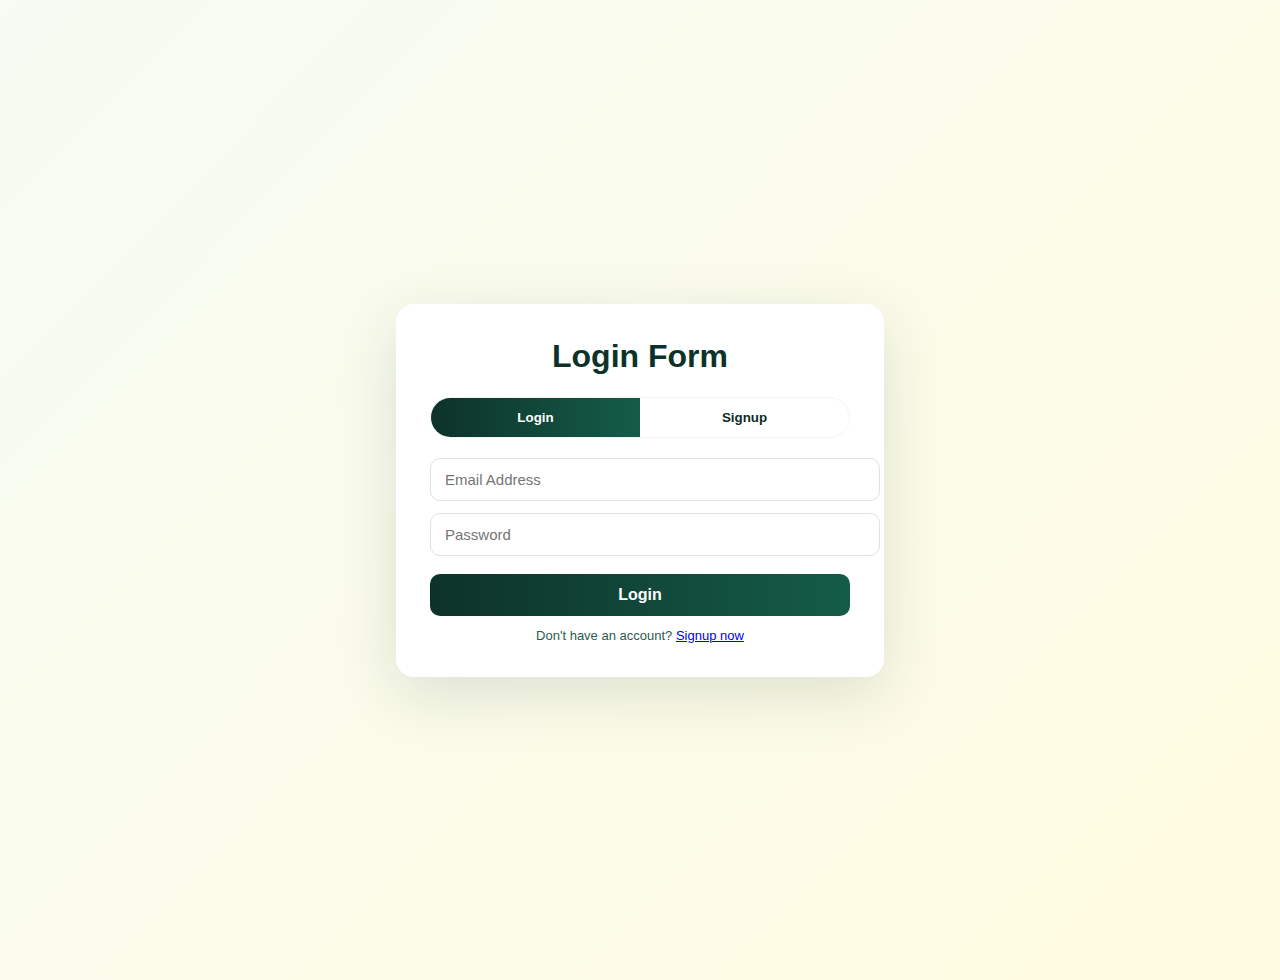
<file: unified-login.html>
<!DOCTYPE html>
<html lang="en">
<head>
<meta charset="utf-8" />
<meta name="viewport" content="width=device-width,initial-scale=1" />
<title>Unified Login - Enddrave</title>
<link rel="icon" href="assets/images/favicon.png" />
<style>
:root{--green:#0d3229;--accent:#8bc34a;}
body{margin:0;font-family:Inter,Segoe UI,Arial;background:linear-gradient(135deg,#f6fbf3,#fffbe0);color:#123;}
.center-wrap{min-height:100vh;display:flex;align-items:center;justify-content:center;padding:40px;}
.card{width:420px;max-width:96%;background:#fff;border-radius:18px;padding:34px;box-shadow:0 18px 60px rgba(7,50,38,0.12);}
h1{margin:0 0 22px 0;font-size:32px;color:var(--green);text-align:center;}
.toggle{display:flex;border-radius:999px;overflow:hidden;border:1px solid rgba(13,50,41,0.06);margin-bottom:20px;}
.toggle button{flex:1;padding:12px 18px;border:none;background:transparent;font-weight:700;color:#0b2b24;cursor:pointer;}
.toggle button.active{background:linear-gradient(90deg,#0d3229,#145c48);color:#fff;}
.field{margin:12px 0;}
input[type="email"],input[type="password"]{width:100%;padding:12px 14px;border-radius:10px;border:1px solid #e0e0e0;font-size:15px;}
.action{margin-top:18px;}
.btn-primary{width:100%;padding:12px;border-radius:10px;border:none;background:linear-gradient(90deg,#0d3229,#145c48);color:white;font-size:16px;font-weight:700;cursor:pointer;}
.small{font-size:13px;color:#2b5b4f;margin-top:12px;text-align:center;}
</style>
</head>
<body>
<div class="center-wrap">
  <div class="card" role="main">
    <h1 id="title">Login Form</h1>
    <div class="toggle" aria-hidden="false">
      <button id="tabLogin" class="active">Login</button>
      <button id="tabSignup">Signup</button>
    </div>
    <div class="field"><input id="email" type="email" placeholder="Email Address" /></div>
    <div class="field"><input id="password" type="password" placeholder="Password" /></div>
    <div class="action"><button class="btn-primary" id="submitBtn">Login</button></div>
    <div class="small">Don't have an account? <a href="#" id="signupLink">Signup now</a></div>
  </div>
</div>

<script>
// role handling from query string
function getQueryRole(){
  var q = location.search.replace('?','').split('&').map(function(p){return p.split('=');});
  for(var i=0;i<q.length;i++){
    if(q[i][0]==='role') return decodeURIComponent(q[i][1]||'');
  }
  return '';
}
document.addEventListener('DOMContentLoaded', function(){
  var role = getQueryRole();
  if(role==='employee') document.getElementById('title').textContent = 'Employee / Intern Login';
  else if(role==='client') document.getElementById('title').textContent = 'Client Login';
  // toggle behavior
  document.getElementById('tabLogin').addEventListener('click', function(){ this.classList.add('active'); document.getElementById('tabSignup').classList.remove('active'); document.getElementById('submitBtn').textContent='Login';});
  document.getElementById('tabSignup').addEventListener('click', function(){ this.classList.add('active'); document.getElementById('tabLogin').classList.remove('active'); document.getElementById('submitBtn').textContent='Signup';});
  document.getElementById('submitBtn').addEventListener('click', function(){ alert('This is a demo form. Implement backend to authenticate.'); });
});
</script>
</body>
</html>
</file>
<file: assets/css/style.css>
:root{
  --bg:#0f1412;
  --text:#0f1412;
  --muted:#6b7280;
  --panel:#f8faf9;
  --primary:#116e5a;      /* deep green */
  --accent:#ffd60a;       /* yellow */
  --grey:#f2f3f5;
  --border:#e5e7eb;
}
*{box-sizing:border-box}
html,body{margin:0;padding:0;font-family:Inter,system-ui,-apple-system,Segoe UI,Roboto,Ubuntu,'Helvetica Neue',Arial,sans-serif;line-height:1.6;color:var(--text);background:#ffffff}
.container{max-width:1100px;margin:0 auto;padding:0 20px}
a{color:var(--primary);text-decoration:none}
.btn{display:inline-block;border:1px solid var(--primary);padding:.7rem 1rem;border-radius:10px}
.btn.primary{background:var(--primary);color:#fff}
.btn.ghost{background:transparent}
.site-header{position:sticky;top:0;background:#fff;border-bottom:1px solid var(--border);z-index:10}
.nav{display:flex;align-items:center;justify-content:space-between;height:64px}
.brand{display:flex;gap:10px;align-items:center;font-weight:700;color:#0b3d2f}
.brand img{height:150px}
.nav nav a{margin:0 0px;padding:8px 5px;border-radius:8px}
.nav nav a:hover{background:var(--grey)}
.hero,.sub-hero{background:#f7f7f7 url('/assets/images/banner-home.jpg') center/cover no-repeat;color:#0f1412}
.hero .hero-inner{padding:120px 0}
.sub-hero .container{padding:80px 0}
.features,.cards-3,.grid-3{display:grid;gap:20px}
.features{grid-template-columns:repeat(3,1fr);margin:40px auto}
.cards-3{grid-template-columns:repeat(3,1fr);margin:20px auto}
.card{background:#fff;border:1px solid var(--border);border-radius:16px;padding:18px;box-shadow:0 10px 18px rgba(0,0,0,.04)}
.card.big ul{padding-left:18px}
.site-footer{margin-top:40px;padding:30px 0;border-top:1px solid var(--border);background:#fff}
.footer-grid{display:grid;grid-template-columns:2fr 2fr 1fr;gap:12px;align-items:center}
.back-btn{position:fixed;left:20px;bottom:20px;border-radius:999px;border:1px solid var(--border);background:#fff;padding:10px 12px}
#scrollTopBtn{position:fixed;right:20px;bottom:20px;border-radius:999px;border:1px solid var(--border);background:#fff;padding:10px 12px}
/* Dashboard */
.panel{background:#fff;border:1px solid var(--border);border-radius:16px;padding:16px}
.grid-3{grid-template-columns:2fr 1fr 1fr;margin:20px auto}
.status .dot{display:inline-block;width:10px;height:10px;border-radius:999px;background:var(--muted)}
.status .dot.green{background:#22c55e}
.log,.event-log{height:160px;overflow:auto;background:var(--grey);border-radius:10px;padding:8px}
.map{height:320px}
.map .map-note{font-size:.85rem;color:var(--muted);margin-top:8px}
.form label{display:block;margin-bottom:10px}
.form input,.form select,.form textarea{width:100%;padding:.7rem;border:1px solid var(--border);border-radius:10px}
.form-actions{display:flex;gap:10px;align-items:center}
.status-area{margin-top:8px;padding:10px;border-radius:10px;background:#f3f4f6}
.status-area.error{background:#fee2e2}
/* Banners for sub pages */
.page-banner{width:100%;height:300px;border-radius:18px;object-fit:cover;border:1px solid var(--border);box-shadow:0 10px 18px rgba(0,0,0,.04)}
.sub-hero{background:none}
/* Responsive */
@media (max-width:900px){
  .features,.cards-3,.grid-3,.footer-grid{grid-template-columns:1fr}
  .hero .hero-inner{padding:80px 0}
}
/* === Responsive Optimization for Android Devices === */

.page-banner {
  width: 100%;
  height: auto;
  max-height: 360px;
  object-fit: cover;
  border-radius: 18px;
  border: 1px solid var(--border);
  box-shadow: 0 10px 18px rgba(0, 0, 0, .04);
  display: block;
  margin: 0 auto;
}

/* ---------- Small Android Phones (width ≤ 480px) ---------- */
@media (max-width: 480px) {
  .page-banner {
    max-height: 200px;
    border-radius: 12px;
  }

  .sub-hero .container {
    padding: 28px 12px;
  }

  .sub-hero h1 {
    font-size: 1.4rem;
    line-height: 1.3;
    text-align: center;
  }

  .sub-hero p {
    font-size: 0.95rem;
    text-align: center;
  }

  .card,
  .two-col .card {
    margin-bottom: 16px;
  }
}

/* ---------- Medium Android Devices (481px–720px) ---------- */
@media (min-width: 481px) and (max-width: 720px) {
  .page-banner {
    max-height: 260px;
    border-radius: 14px;
  }

  .sub-hero .container {
    padding: 40px 16px;
  }

  .sub-hero h1 {
    font-size: 1.7rem;
  }

  .sub-hero p {
    font-size: 1rem;
  }
}

/* ---------- Large Android Devices / Tablets (721px–1024px) ---------- */
@media (min-width: 721px) and (max-width: 1024px) {
  .page-banner {
    max-height: 320px;
    border-radius: 16px;
  }

  .sub-hero .container {
    padding: 50px 24px;
  }

  .sub-hero h1 {
    font-size: 2rem;
  }

  .sub-hero p {
    font-size: 1.05rem;
  }
}

/* ---------- Orientation-based Adjustments ---------- */
@media (orientation: landscape) and (max-height: 500px) {
  .page-banner {
    max-height: 180px;
  }

  .sub-hero .container {
    padding: 20px 12px;
  }

  .sub-hero h1 {
    font-size: 1.3rem;
  }
}
@media (max-width: 768px) {
    .navbar {
        flex-direction: column;
        align-items: flex-start;
    }

    .navbar ul {
        flex-direction: column;
        width: 100%;
        gap: 15px;
        margin-top: 10px;
    }

    .navbar ul li a {
        font-size: 16px;
    }

    .navbar .logo img {
        height: 45px;
    }
}

/* --------------------------------------------------- */
/* 📱 Ultra Small Devices (≤ 400px, 360px, 320px) */
/* --------------------------------------------------- */
@media (max-width: 400px) {

    .navbar {
        padding: 8px 12px;
    }

    .logo img {
        height: 40px;   /* Auto shrink */
    }

    .menu-icon {
        font-size: 26px;
    }

    .nav-links li a {
        font-size: 15px;
        padding: 4px 0;
    }
}
</file>
